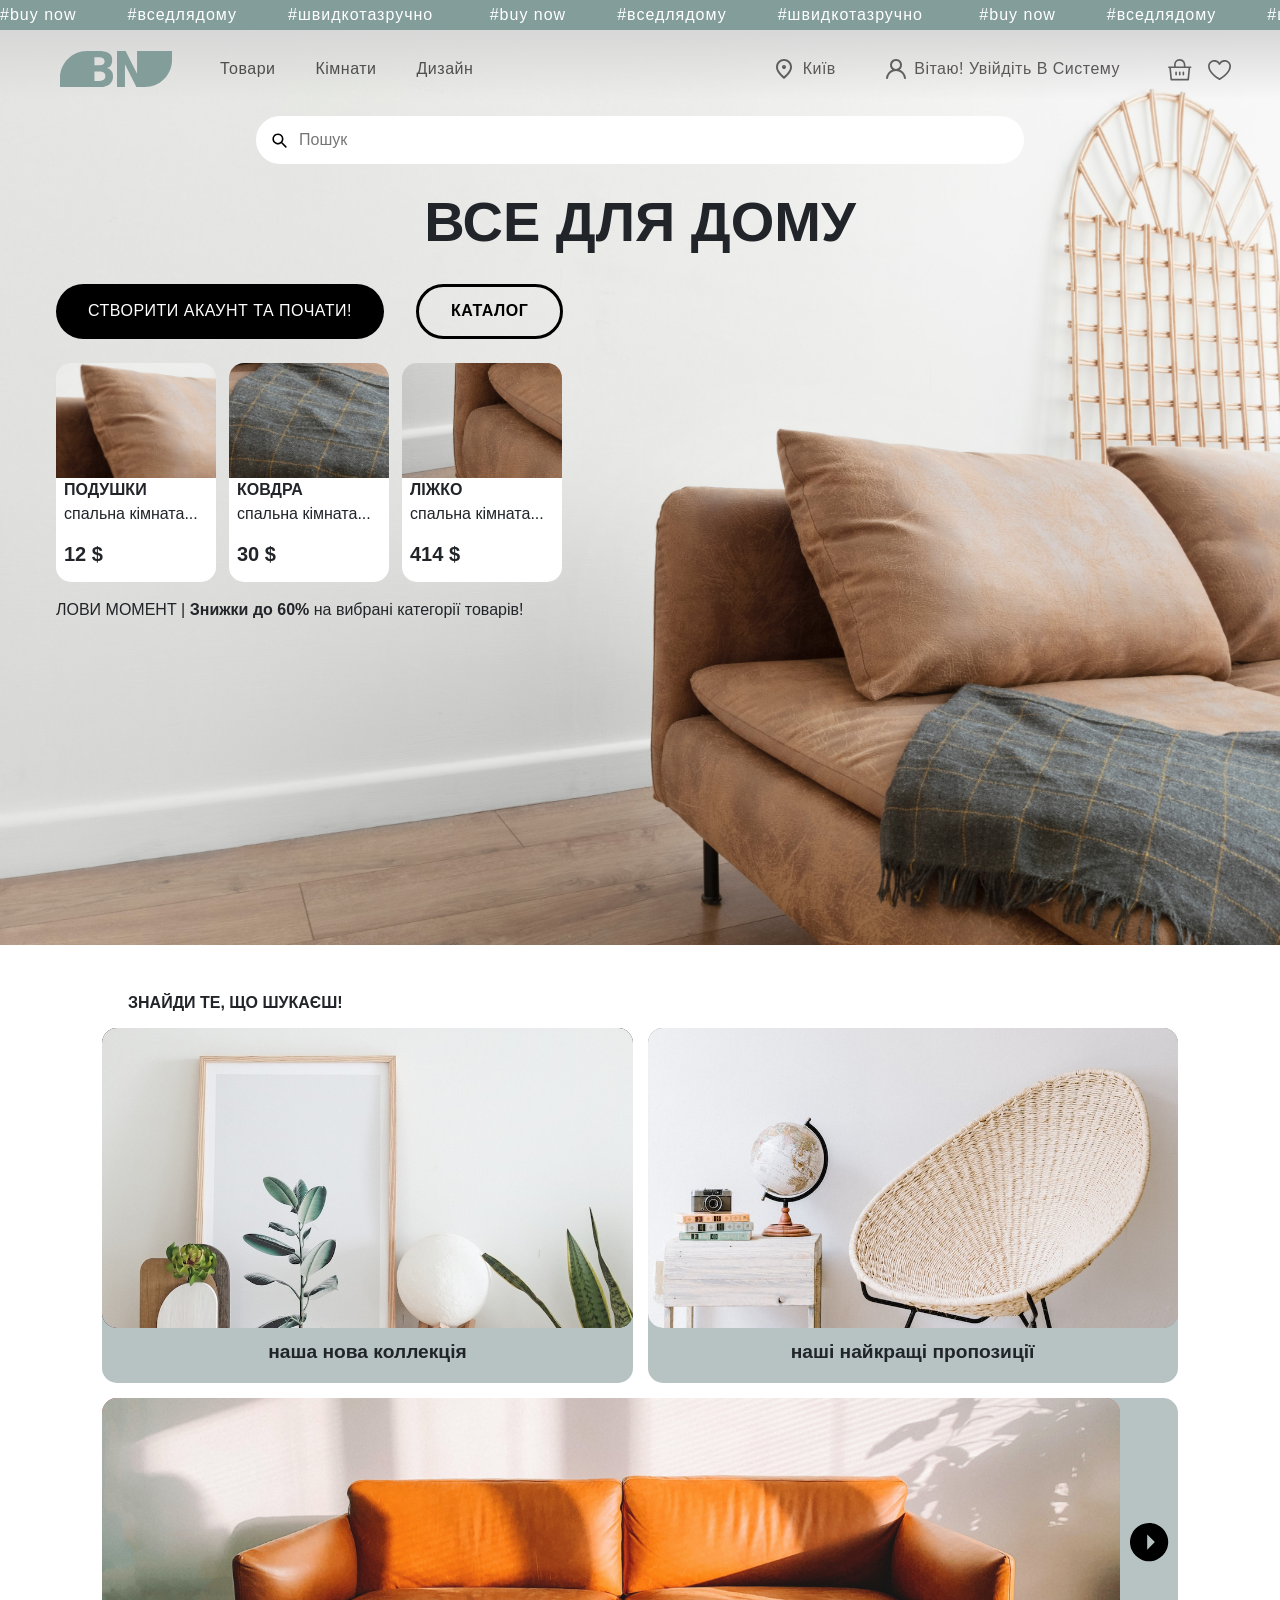
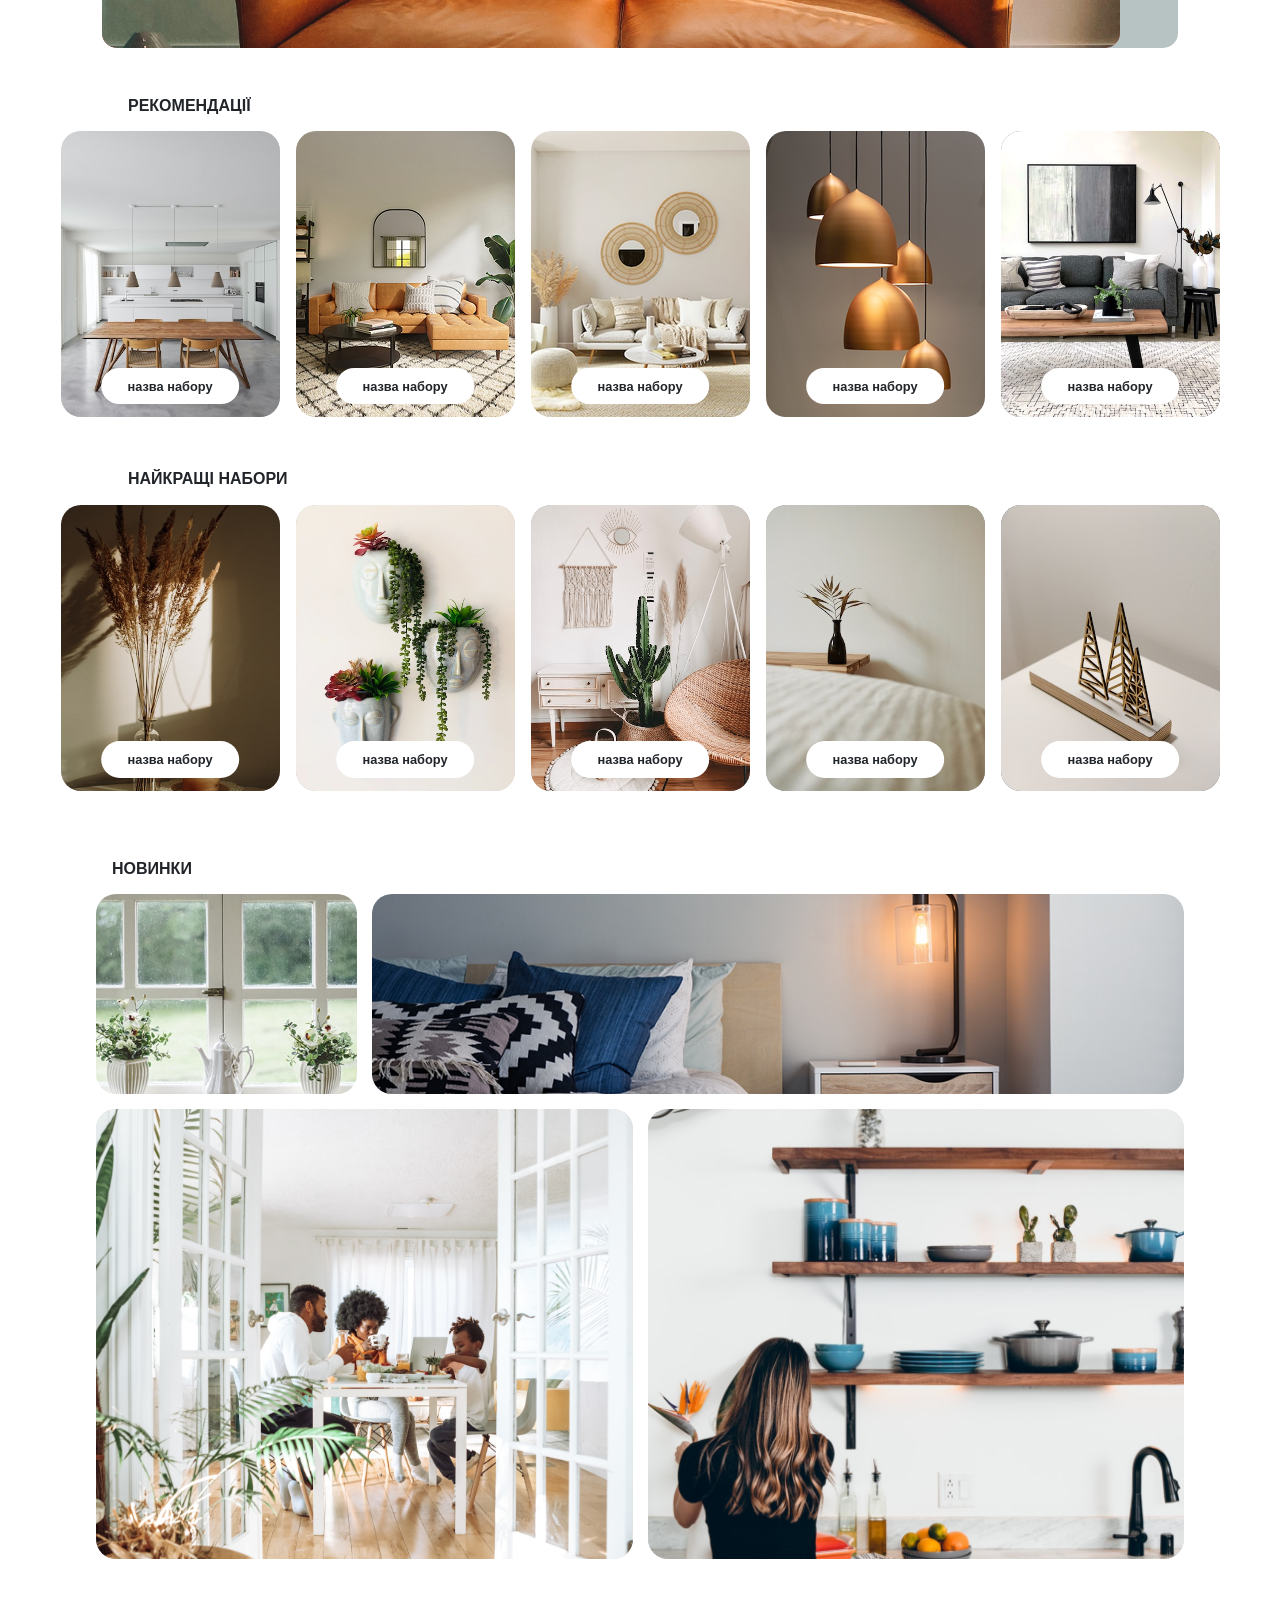
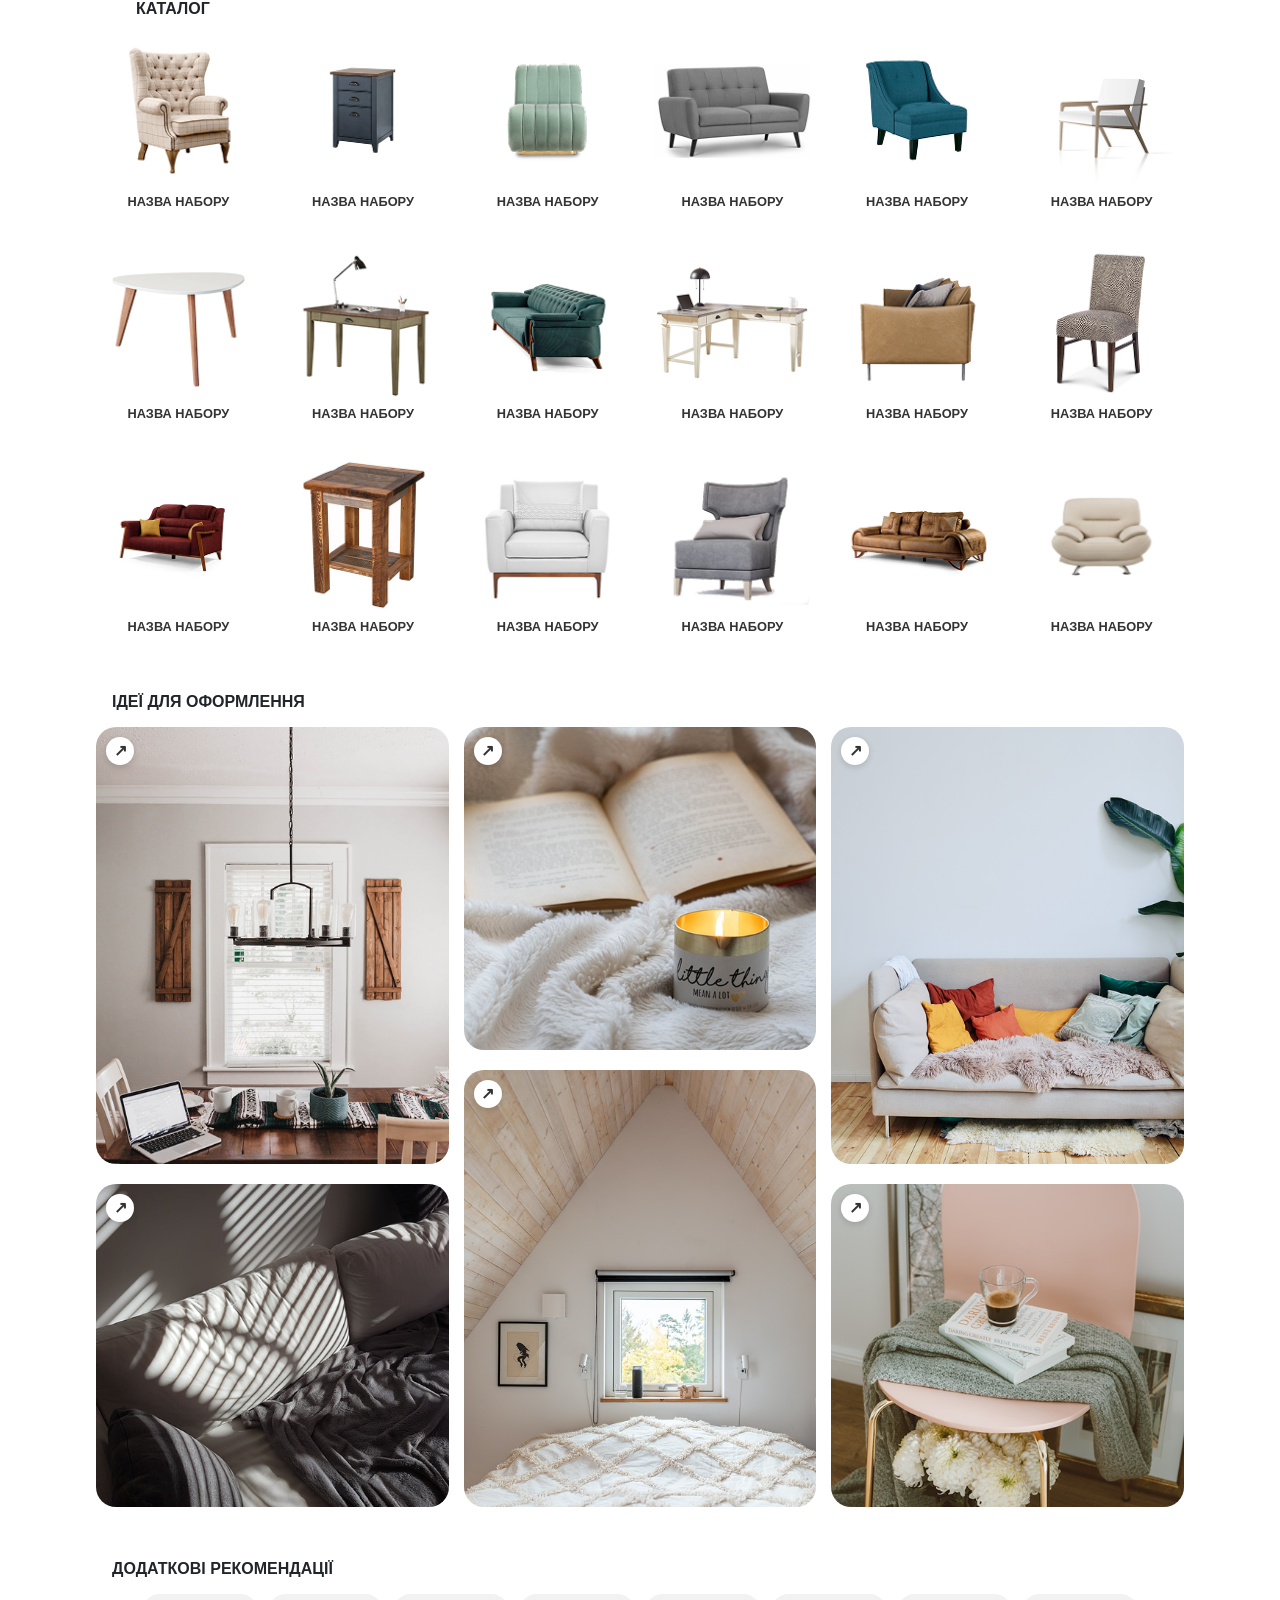
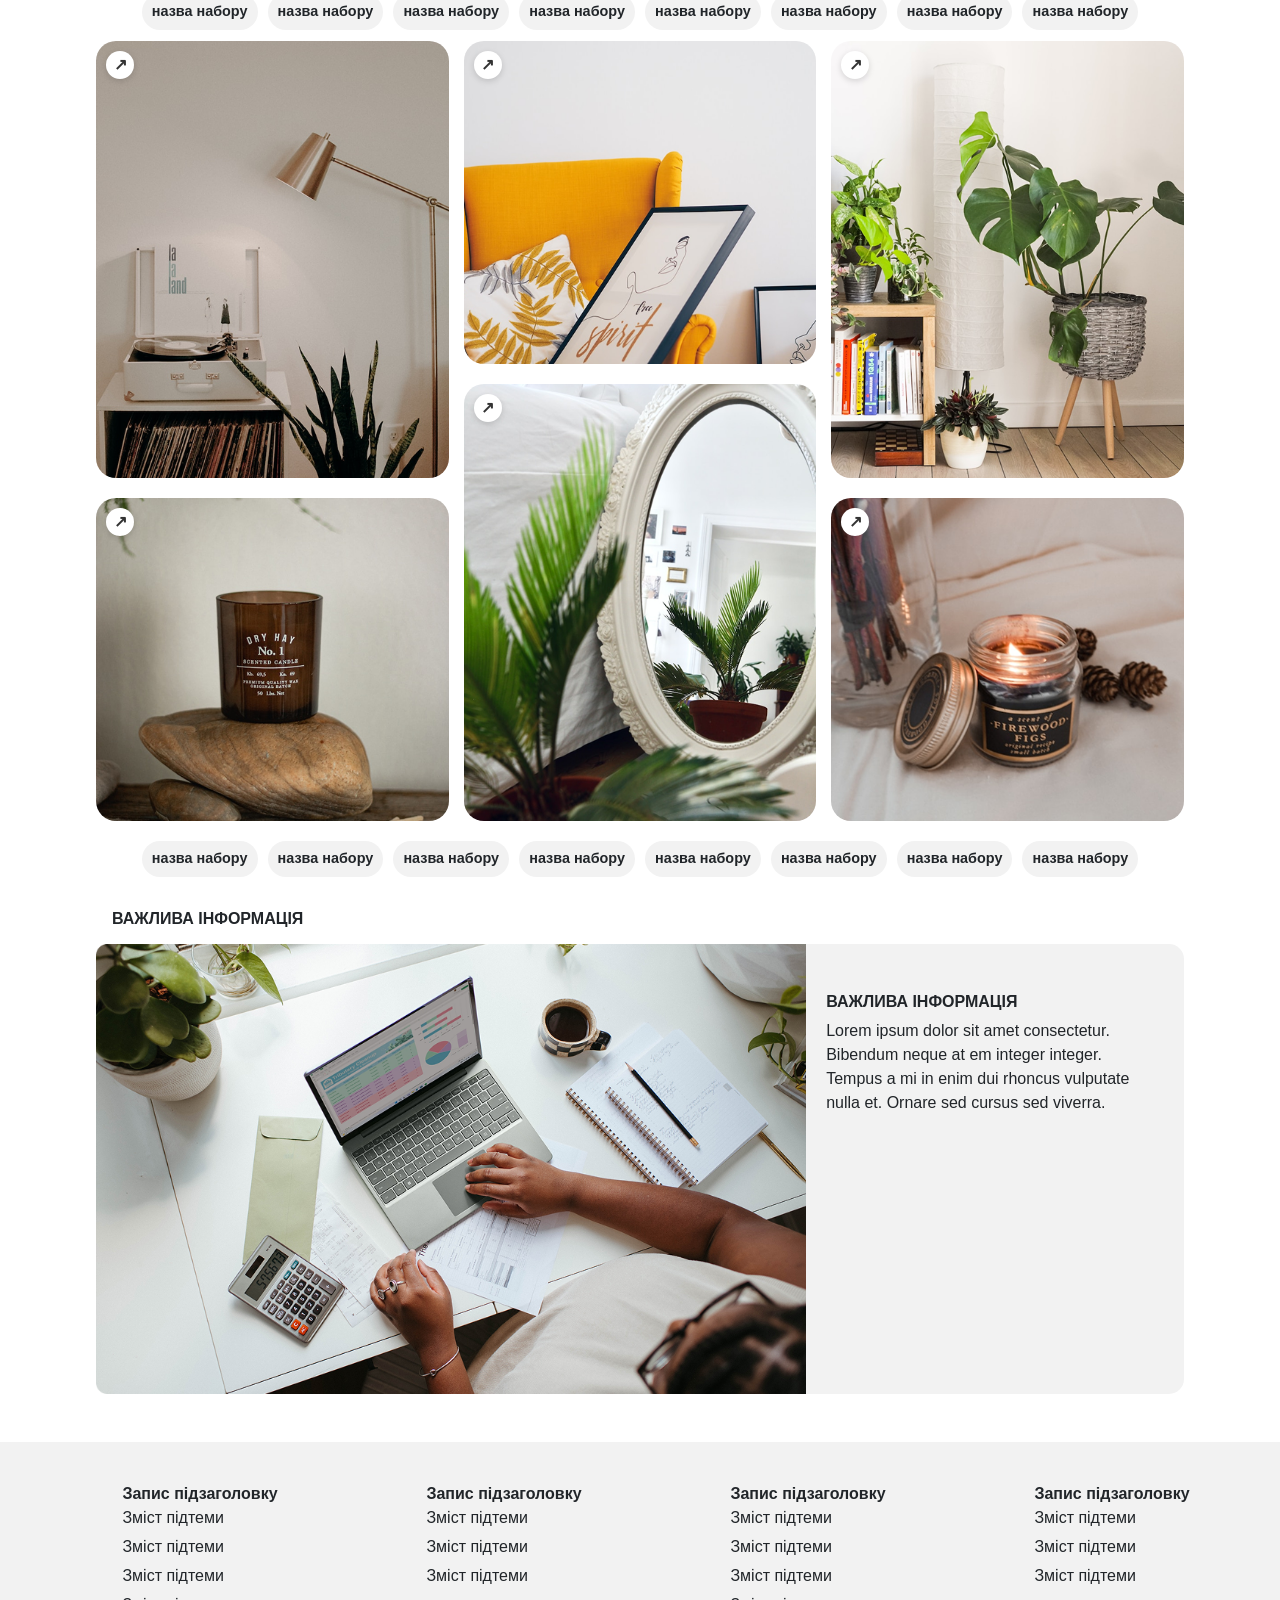
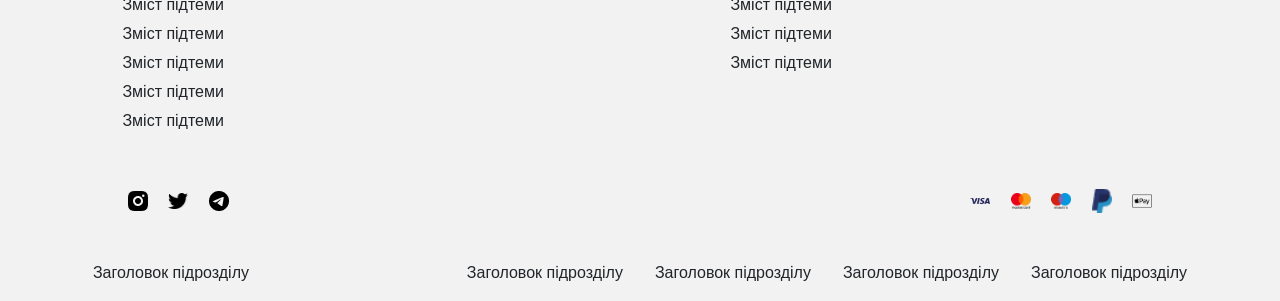
<file: final.html>
<!DOCTYPE html>
<html lang="uk">
<head>
    <meta charset="UTF-8">
    <meta name="viewport" content="width=device-width, initial-scale=1.0">
    <title>Final Project</title>
    <link rel="stylesheet" href="style.css">
    <link href="https://cdn.jsdelivr.net/npm/bootstrap@5.3.8/dist/css/bootstrap.min.css" rel="stylesheet" integrity="sha384-sRIl4kxILFvY47J16cr9ZwB07vP4J8+LH7qKQnuqkuIAvNWLzeN8tE5YBujZqJLB" crossorigin="anonymous">
</head>
<body>
    <div class="content">
        <div class="mainpage">

            <div class="ticker">
                <div class="tickerwrap">
                    <div class="tickermove">#buy now&emsp;&emsp;&emsp;#вседлядому&emsp;&emsp;&emsp;#швидкотазручно&emsp;&emsp;&emsp; 
                        #buy now&emsp;&emsp;&emsp;#вседлядому&emsp;&emsp;&emsp;#швидкотазручно&emsp;&emsp;&emsp; 
                        #buy now&emsp;&emsp;&emsp;#вседлядому&emsp;&emsp;&emsp;#швидкотазручно&emsp;&emsp;&emsp;
                        #buy now&emsp;&emsp;&emsp;#вседлядому&emsp;&emsp;&emsp;#швидкотазручно&emsp;&emsp;&emsp;
                        #buy now&emsp;&emsp;&emsp;#вседлядому&emsp;&emsp;&emsp;#швидкотазручно&emsp;&emsp;&emsp;
                        #buy now&emsp;&emsp;&emsp;#вседлядому&emsp;&emsp;&emsp;#швидкотазручно&emsp;&emsp;&emsp;
                        #buy now&emsp;&emsp;&emsp;#вседлядому&emsp;&emsp;&emsp;#швидкотазручно&emsp;&emsp;&emsp;
                        #buy now&emsp;&emsp;&emsp;#вседлядому&emsp;&emsp;&emsp;#швидкотазручно&emsp;&emsp;&emsp;
                    </div>
                </div>
            </div>

            <header>
                <div class="leftheaderside">
                    <nav class="navbar navbar-expand-lg navbar-light">
                        <div class="container-fluid">
                            <a class="navbar-brand" href="#"><img src="photos/Union.svg" alt="logo"></a>
                            <button class="navbar-toggler" type="button" data-bs-toggle="offcanvas" data-bs-target="#sideMenu">
                                <span class="navbar-toggler-icon"></span>
                            </button>
                            <div class="offcanvas offcanvas-start" tabindex="-1" id="sideMenu">
                                <div class="offcanvas-header">
                                    <h5 class="offcanvas-title"><img src="photos/Union.svg" alt="logo"></h5>
                                    <button type="button" class="btn-close" data-bs-dismiss="offcanvas"></button>
                                </div>
                                <div class="offcanvas-body">
                                    <ul class="navbar-nav">
                                        <li class="nav-item"><a class="nav-link" href="#">Товари</a></li>
                                        <li class="nav-item"><a class="nav-link" href="#">Кімнати</a></li>
                                        <li class="nav-item"><a class="nav-link" href="#">Дизайн</a></li>
                                    </ul>
                                </div>
                            </div>
                        </div>
                    </nav>
                </div>

                <div class="rightheaderside">
                    <a href="" class="geo">
                        <img src="photos/uil_user.svg">
                        <p>Київ</p>
                    </a>
                    
                    <a href="" class="authorization">
                        <img src="photos/uil_user (1).svg">
                        <p>Вітаю! Увійдіть B Cистему</p>
                    </a>
                    <div class="vectors">
                        <a href="" class="cart"><img src="photos/Vector.svg"></a>
                        <a href="" class="saved"><img src="photos/Vector (1).svg"></a>
                    </div>
                </div>
            </header>
            <form class="search">
                <input type="search" id="sitesearch" placeholder="Пошук">
            </form>
            <h3>ВСЕ ДЛЯ ДОМУ</h3>
            <div class="mainpage-content">
                <div class="mainpage-content-row1">
                    <a href="" class="button1">СТВОРИТИ АКАУНТ ТА ПОЧАТИ!</a>
                    <a href="" class="button2">КАТАЛОГ</a>
                </div>
                <div class="mainpage-content-row2">
                    <figure>
                        <img src="photos/Rectangle 26.svg" alt="подушки">
                        <figcaption>
                            <h7><b>ПОДУШКИ</b></h7>
                            <P>спальна кімната...</P>
                            <h5><b><b>12 &dollar;</b></b></h5>
                        </figcaption>
                    </figure>
                    <figure>
                        <img src="photos/Rectangle 26 (1).svg" alt="ковдра">
                        <figcaption>
                            <h7><b>КОВДРА</b></h7>
                            <P>спальна кімната...</P>
                            <h5><b><b>30 &dollar;</b></b></h5>
                        </figcaption>
                    </figure>
                    <figure>
                        <img src="photos/Rectangle 26 (2).svg" alt="ліжко">
                        <figcaption>
                            <h7><b>ЛІЖКО</b></h7>
                            <P>спальна кімната...</P>
                            <h5><b><b>414 &dollar;</b></b></h5>
                        </figcaption>
                    </figure>
                </div>
                <div class="mainpage-content-row3">
                    <p>ЛОВИ МОМЕНТ | <b>Знижки до <b><b>60%</b></b></b> на вибрані категорії товарів!</p>
                </div>
            </div>
            
        </div>
        <div class="goods">
            <h6>ЗНАЙДИ ТЕ, ЩО ШУКАЄШ!</h6>
            <div class="look-for">
                <div class="two-small-items">
                    <img src="photos/Rectangle 19.svg">
                    <p>наша нова коллекція</p>
                </div>
                <div class="two-small-items">
                    <img src="photos/Rectangle 21.svg">
                    <p>наші найкращі пропозиції</p>
                </div>
                <div class="large-item">
                    <img src="photos/Rectangle 25.svg">
                    <img src="photos/Vector (2).svg" class="arrow">
                </div>
            </div>
        </div>
        <div class="sliders">
            <h6>РЕКОМЕНДАЦІЇ</h6>
            <div id="recommendCarousel" class="carousel slide" data-bs-ride="carousel">
                <div class="carousel-inner">
                    <div class="carousel-item active">
                        <div class="d-flex gap-3 justify-content-center">
                    <div class="card rec-card">
                    <img src="photos/Rectangle 28.svg" class="card-img-top" alt="">
                    <div class="card-body text-center">
                        <span class="overlay-text">назва набору</span>
                    </div>
                </div>

                <div class="card rec-card">
                    <img src="photos/Rectangle 28 (2).png" class="card-img-top" alt="">
                    <div class="card-body text-center">
                        <span class="overlay-text">назва набору</span>
                    </div>
                </div>

                <div class="card rec-card">
                    <img src="photos/Rectangle 28 (1).png" class="card-img-top" alt="">
                    <div class="card-body text-center">
                        <span class="overlay-text">назва набору</span>
                    </div>
                </div>

                <div class="card rec-card">
                    <img src="photos/Rectangle 28.png" class="card-img-top" alt="">
                    <div class="card-body text-center">
                        <span class="overlay-text">назва набору</span>
                    </div>
                </div>

                <div class="card rec-card">
                    <img src="photos/Rectangle 28_1.svg" class="card-img-top" alt="">
                    <div class="card-body text-center">
                        <span class="overlay-text">назва набору</span>
                    </div>
                </div>

            </div>
        </div>

        <div class="carousel-item">
            <div class="d-flex gap-3 justify-content-center">

                <div class="card rec-card">
                    <img src="photos/Rectangle 28_2.svg" class="card-img-top" alt="">
                    <div class="card-body text-center">
                        <span class="overlay-text">назва набору</span>
                    </div>
                </div>

                <div class="card rec-card">
                    <img src="photos/Rectangle 28.svg" class="card-img-top" alt="">
                    <div class="card-body text-center">
                        <span class="overlay-text">назва набору</span>
                    </div>
                </div>

                <div class="card rec-card">
                    <img src="photos/Rectangle 28_1.svg" class="card-img-top" alt="">
                    <div class="card-body text-center">
                        <span class="overlay-text">назва набору</span>
                    </div>
                </div>

                <div class="card rec-card">
                    <img src="photos/Rectangle 28 (2).png" class="card-img-top" alt="">
                    <div class="card-body text-center">
                        <span class="overlay-text">назва набору</span>
                    </div>
                </div>

                <div class="card rec-card">
                    <img src="photos/Rectangle 28 (1).png" class="card-img-top" alt="">
                    <div class="card-body text-center">
                        <span class="overlay-text">назва набору</span>
                    </div>
                </div>

            </div>
        </div>

    </div>

    <button class="carousel-control-prev" type="button" data-bs-target="#recommendCarousel" data-bs-slide="prev"></button>
    <button class="carousel-control-next" type="button" data-bs-target="#recommendCarousel" data-bs-slide="next"></button>
</div>
        </div>
        <div class="best">
            <h6>НАЙКРАЩІ НАБОРИ</h6>
                        <div id="recommendCarousel1" class="carousel slide" data-bs-ride="carousel">
                <div class="carousel-inner">
                    <div class="carousel-item active">
                        <div class="d-flex gap-3 justify-content-center">
                    <div class="card rec-card">
                    <img src="photos/Rectangle 28_44.svg" class="card-img-top" alt="">
                    <div class="card-body text-center">
                        <span class="overlay-text">назва набору</span>
                    </div>
                </div>

                <div class="card rec-card">
                    <img src="photos/Rectangle 28 (1)_4.svg" class="card-img-top" alt="">
                    <div class="card-body text-center">
                        <span class="overlay-text">назва набору</span>
                    </div>
                </div>

                <div class="card rec-card">
                    <img src="photos/Rectangle 28 (2).svg" class="card-img-top" alt="">
                    <div class="card-body text-center">
                        <span class="overlay-text">назва набору</span>
                    </div>
                </div>

                <div class="card rec-card">
                    <img src="photos/Rectangle 28 (3).svg" class="card-img-top" alt="">
                    <div class="card-body text-center">
                        <span class="overlay-text">назва набору</span>
                    </div>
                </div>

                <div class="card rec-card">
                    <img src="photos/Rectangle 28 (4).svg" class="card-img-top" alt="">
                    <div class="card-body text-center">
                        <span class="overlay-text">назва набору</span>
                    </div>
                </div>

            </div>
        </div>

        <div class="carousel-item">
            <div class="d-flex gap-3 justify-content-center">

                <div class="card rec-card">
                    <img src="photos/Rectangle 28_55.svg" class="card-img-top" alt="">
                    <div class="card-body text-center">
                        <span class="overlay-text">назва набору</span>
                    </div>
                </div>

                <div class="card rec-card">
                    <img src="photos/Rectangle 28 (3).svg" class="card-img-top" alt="">
                    <div class="card-body text-center">
                        <span class="overlay-text">назва набору</span>
                    </div>
                </div>

                <div class="card rec-card">
                    <img src="photos/Rectangle 28 (1)_4.svg" class="card-img-top" alt="">
                    <div class="card-body text-center">
                        <span class="overlay-text">назва набору</span>
                    </div>
                </div>

                <div class="card rec-card">
                    <img src="photos/Rectangle 28 (4).svg" class="card-img-top" alt="">
                    <div class="card-body text-center">
                        <span class="overlay-text">назва набору</span>
                    </div>
                </div>

                <div class="card rec-card">
                    <img src="photos/Rectangle 28_44.svg" class="card-img-top" alt="">
                    <div class="card-body text-center">
                        <span class="overlay-text">назва набору</span>
                    </div>
                </div>

            </div>
        </div>

    </div>

    <button class="carousel-control-prev" type="button" data-bs-target="#recommendCarousel1" data-bs-slide="prev"></button>
    <button class="carousel-control-next" type="button" data-bs-target="#recommendCarousel1" data-bs-slide="next"></button>
</div>
        </div>
        <div class="new">
            <h6>НОВИНКИ</h6>
            <div class="gallery">
                <img src="photos/Rectangle 29.png" class="item item1">
                <img src="photos/Rectangle 30.png" class= "item item2">
                <img src="photos/Rectangle 31.svg" class= "item item3">
                <img src="photos/Rectangle 32.svg" class= "item item4">
            </div>
        </div>
        <div class="catalog">
            <h6>КАТАЛОГ</h6>
            <div class="products">
                <div class="product">
                    <img src="photos/catalog_photos/Rectangle 28 (1).png" alt="">
                    <p>НАЗВА НАБОРУ</p>
                </div>

                <div class="product">
                    <img src="photos/catalog_photos/Rectangle 28 (1)_555.png" alt="">
                    <p>НАЗВА НАБОРУ</p>
                </div>

                <div class="product">
                    <img src="photos/catalog_photos/Rectangle 28 (10).png" alt="">
                    <p>НАЗВА НАБОРУ</p>
                </div>
                
                <div class="product">
                    <img src="photos/catalog_photos/Rectangle 28 (12).png" alt="">
                    <p>НАЗВА НАБОРУ</p>
                </div>
                
                <div class="product">
                    <img src="photos/catalog_photos/Rectangle 28 (11).png" alt="">
                    <p>НАЗВА НАБОРУ</p>
                </div>
                
                <div class="product">
                    <img src="photos/catalog_photos/Rectangle 28 (13).png" alt="">
                    <p>НАЗВА НАБОРУ</p>
                </div>
                
                <div class="product">
                    <img src="photos/catalog_photos/Rectangle 28 (14).png" alt="">
                    <p>НАЗВА НАБОРУ</p>
                </div>

                <div class="product">
                    <img src="photos/catalog_photos/Rectangle 28 (2).png" alt="">
                    <p>НАЗВА НАБОРУ</p>
                </div>

                <div class="product">
                    <img src="photos/catalog_photos/Rectangle 28 (2)_555.png" alt="">
                    <p>НАЗВА НАБОРУ</p>
                </div>
                
                <div class="product">
                    <img src="photos/catalog_photos/Rectangle 28 (3).png" alt="">
                    <p>НАЗВА НАБОРУ</p>
                </div>
                
                <div class="product">
                    <img src="photos/catalog_photos/Rectangle 28 (4).png" alt="">
                    <p>НАЗВА НАБОРУ</p>
                </div>
                
                <div class="product">
                    <img src="photos/catalog_photos/Rectangle 28 (5).png" alt="">
                    <p>НАЗВА НАБОРУ</p>
                </div>

                <div class="product">
                    <img src="photos/catalog_photos/Rectangle 28 (6).png" alt="">
                    <p>НАЗВА НАБОРУ</p>
                </div>

                <div class="product">
                    <img src="photos/catalog_photos/Rectangle 28 (7).png" alt="">
                    <p>НАЗВА НАБОРУ</p>
                </div>

                <div class="product">
                    <img src="photos/catalog_photos/Rectangle 28 (8).png" alt="">
                    <p>НАЗВА НАБОРУ</p>
                </div>
                
                <div class="product">
                    <img src="photos/catalog_photos/Rectangle 28 (9).png" alt="">
                    <p>НАЗВА НАБОРУ</p>
                </div>
                
                <div class="product">
                    <img src="photos/catalog_photos/Rectangle 28.png" alt="">
                    <p>НАЗВА НАБОРУ</p>
                </div>
                
                <div class="product">
                    <img src="photos/catalog_photos/Rectangle 28.svg" alt="">
                    <p>НАЗВА НАБОРУ</p>
                </div>

            </div>

        </div>
        <div class="ideas">
            <h6>ІДЕЇ ДЛЯ ОФОРМЛЕННЯ</h6>
            <div class="masonry">
                <div class="card">
                    <span class="ideas-arrow">↗</span>
                    <img src="photos/Rectangle 37.png">
                </div>
                <div class="card">
                    <span class="ideas-arrow">↗</span>
                    <img src="photos/Rectangle 42.png">
                </div>
                <div class="card">
                    <span class="ideas-arrow">↗</span>
                    <img src="photos/Rectangle 39.png">
                </div>
                <div class="card">
                    <span class="ideas-arrow">↗</span>
                    <img src="photos/Rectangle 44.png">
                </div>
                <div class="card">
                    <span class="ideas-arrow">↗</span>
                    <img src="photos/Rectangle 38.png">
                </div>
                <div class="card">
                    <span class="ideas-arrow">↗</span>
                    <img src="photos/Rectangle 43.png">
                </div>
            </div>
        </div>
        <div class="ideas">
            <h6>ДОДАТКОВІ РЕКОМЕНДАЦІЇ</h6>
            <nav class="recs-nav">
                <li>назва набору</li>
                <li>назва набору</li>
                <li>назва набору</li>
                <li>назва набору</li>
                <li>назва набору</li>
                <li>назва набору</li>
                <li>назва набору</li>
                <li>назва набору</li>
            </nav>
            <div class="masonry">
                <div class="card">
                    <span class="ideas-arrow">↗</span>
                    <img src="photos/Rectangle 45.png">
                </div>
                <div class="card">
                    <span class="ideas-arrow">↗</span>
                    <img src="photos/Rectangle 49.png">
                </div>
                <div class="card">
                    <span class="ideas-arrow">↗</span>
                    <img src="photos/Rectangle 48.png">
                </div>
                <div class="card">
                    <span class="ideas-arrow">↗</span>
                    <img src="photos/Rectangle 47.png">
                </div>
                <div class="card">
                    <span class="ideas-arrow">↗</span>
                    <img src="photos/Rectangle 46.png">
                </div>
                <div class="card">
                    <span class="ideas-arrow">↗</span>
                    <img src="photos/Rectangle 50.png">
                </div>
            </div>
            <nav class="recs-nav">
                <li>назва набору</li>
                <li>назва набору</li>
                <li>назва набору</li>
                <li>назва набору</li>
                <li>назва набору</li>
                <li>назва набору</li>
                <li>назва набору</li>
                <li>назва набору</li>
            </nav>
    </div>
    <div class="important-info">
        <h6 class="imp-title">ВАЖЛИВА ІНФОРМАЦІЯ</h6>
        <div class="important-info-pic">
            <img src="photos/Rectangle 51.png">
            <div class="important-info-text">
                <h6>ВАЖЛИВА ІНФОРМАЦІЯ</h6>
                <p>Lorem ipsum dolor sit amet consectetur. Bibendum neque at em integer integer. Tempus a mi in enim dui rhoncus vulputate nulla et. Ornare sed cursus sed viverra.</p>
            </div>
        </div>
    </div>
    <footer>
        <div class="footer-info">
            <ul><b>Запис підзаголовку</b>
                <li>Зміст підтеми</li>
                <li>Зміст підтеми</li>
                <li>Зміст підтеми</li>
                <li>Зміст підтеми</li>
                <li>Зміст підтеми</li>
                <li>Зміст підтеми</li>
                <li>Зміст підтеми</li>
                <li>Зміст підтеми</li>
            </ul>
            <ul><b>Запис підзаголовку</b>
                <li>Зміст підтеми</li>
                <li>Зміст підтеми</li>
                <li>Зміст підтеми</li>
            </ul>
            <ul><b>Запис підзаголовку</b>
                <li>Зміст підтеми</li>
                <li>Зміст підтеми</li>
                <li>Зміст підтеми</li>
                <li>Зміст підтеми</li>
                <li>Зміст підтеми</li>
                <li>Зміст підтеми</li>
            </ul>
            <ul><b>Запис підзаголовку</b>
                <li>Зміст підтеми</li>
                <li>Зміст підтеми</li>
                <li>Зміст підтеми</li>
            </ul>
        </div>
        <div class="footer-icons">
            <div class="icons-1">
                <img src="photos/Vector.png">
                <img src="photos/Vector (1).png">
                <img src="photos/Vector (2).png">
            </div>
            <div class="icons-2">
                <img src="photos/logos_visa.png">
                <img src="photos/logos_mastercard.png">
                <img src="photos/logos_maestro.png">
                <img src="photos/logos_paypal.png">
                <img src="photos/simple-icons_applepay.png">
            </div>
        </div>
        <div class="footer-lower">
            <div class="group-1">
                <p>Заголовок підрозділу</p>
            </div>
            <div class="group-2">
                <p>Заголовок підрозділу</p>
                <p>Заголовок підрозділу</p>
                <p>Заголовок підрозділу</p>
                <p>Заголовок підрозділу</p>
            </div>
        </div>
    </footer>
    <script src="https://cdn.jsdelivr.net/npm/bootstrap@5.3.8/dist/js/bootstrap.bundle.min.js" integrity="sha384-FKyoEForCGlyvwx9Hj09JcYn3nv7wiPVlz7YYwJrWVcXK/BmnVDxM+D2scQbITxI" crossorigin="anonymous"></script>
</body>
</html>
</file>
<file: style.css>
*{
    margin: 0;
    padding: 0;
    font-family: 'Montserrat', sans-serif;
}
@font-face {
  font-family: 'Montserrat';
  src: url(fonts/Montserrat-Italic-VariableFont_wght.ttf) format(ttf),
  url(fonts/Montserrat-VariableFont_wght.ttf) format(ttf);
  font-weight: 500;
  font-style: normal;
}

.mainpage{
    width: 100%;
    height: 105vh;
    background-image: url(photos/backgroundimage.jpg);
    background-size: cover;
    background-repeat: no-repeat;
    background-position: center;
    display: flex;
    flex-direction: column;
}
.mainpage .ticker{
    background-color:#839D9A;
    font-weight: 200;
    color: #FFFFFF;
    letter-spacing: 1px;
    position: sticky;
    overflow: hidden;
    white-space: nowrap;
    padding-top: 0.2em;
    padding-bottom: 0.2em;
}
.mainpage .ticker .tickerwrap .tickermove{
    display: inline-block;
    animation: move 20s linear infinite;
}
@keyframes move {
   from {
    transform: translateX(0);
  }
  to {
    transform: translateX(-60%);
  }
}
.mainpage .search{
    display: flex;
    justify-content: center;
}
.mainpage .search input{
    margin-top: 1em;
    width: 60%;
    height: 3em;
    border-radius: 40px;
    border: solid white;
}
a{
    letter-spacing: 0.5px;
    text-decoration: none;
    color: rgb(91, 88, 88);
}
header{
    display: grid;
    gap: 3em;
    grid-template-columns: 2fr 2fr;
    color: rgb(91, 88, 88);
    background: linear-gradient(to bottom, #D7D7D7, #FFFFFF00);
    padding-top: 0.5em;
}
.leftheaderside, .rightheaderside{
    width: 100%;
    display: flex;
    align-items: center;
    gap: 3em;
    flex: 1;
}
.leftheaderside{
    margin-left: 3em;
}
.navbar .container-fluid {
    gap: 1.5em;
}

.navbar-toggler {
    border: none !important; 
    outline: none !important; 
    box-shadow: none !important;
}
.navbar-nav .nav-link {
    margin-right: 1.5em; 
}
header .leftheaderside .menu img{
    width: 1.5em;
    height: auto;
}
.burger {
    flex-direction: column;
    cursor: pointer;
    gap: 5px;
}

.menu-toggle{
    display: none;
}
header .leftheaderside a:hover, header .rightheaderside a:hover{
    color: black;
}
header .leftheaderside a:hover{
    text-decoration: underline;
}
header .leftheaderside .menu:hover{
    text-decoration: none;
}

.rightheaderside{
    margin-right: 3em;
    justify-content: end;
}
header .rightheaderside .geo, header .rightheaderside .authorization{
    display: flex;
    align-items: center; 
    gap: 0.4em;
    text-decoration: none;
    color: rgb(91, 88, 88);
}
header .rightheaderside .geo p, header .rightheaderside .authorization p{
    margin: 0;
    padding: 0;
}
header .rightheaderside a img{
    width: 1.5em;
    height: auto;
}
header .rightheaderside .vectors{
    display: flex;
    margin-right: 3em;
    gap: 1em;
    align-items: center;
}
.search{
    margin-bottom: 1.5em;
}
.search input {
    padding-left: 2.5em; 
    background-image: url('photos/mingcute_search-2-line.svg');
    background-repeat: no-repeat;
    background-position: 0.7em center; 
    background-size: 1.2em; 
}
.mainpage h3{
    text-align: center;
    font-weight: 600;
    font-size: 3.5em;
    margin-bottom: 0.5em;
}
.mainpage .mainpage-content{
    display: flex;
    flex-wrap: wrap;
    flex-direction: column;
    margin-left: 3.5em;
    margin-right: 3em;
}
.mainpage .mainpage-content .mainpage-content-row1{
    display: flex;
    gap: 2em;
    margin-bottom: 1.5em;
}
.button1, .button2 {
    display: inline-flex;
    align-items: center;
    justify-content: center;
    text-align: center;
}
.mainpage .mainpage-content .mainpage-content-row1 .button1{
    width: auto;
    height: auto;
    padding: clamp(0.6em, 1vw, 1em) clamp(1em, 3vw, 2em);
    text-decoration: none;
    color: white;
    background-color: black;
    border-radius: 5em;
}
.mainpage .mainpage-content .mainpage-content-row1 .button1:hover{
    background-color: rgb(63, 62, 62);
}
.mainpage .mainpage-content .mainpage-content-row1 .button2{
    width: auto;
    height: auto;
    padding: clamp(0.6em, 1vw, 1em) clamp(1em, 3vw, 2em);
    text-decoration: none;
    font-weight: bold;
    color: black;
    border: 3px solid black;
    border-radius: 5em;
}
.mainpage .mainpage-content .mainpage-content-row1 .button2:hover{
    border-color: rgb(63, 62, 62);
}
.mainpage .mainpage-content .mainpage-content-row2{
    display: flex;
    flex-wrap: wrap;
    gap: 13px;
}
.mainpage .mainpage-content .mainpage-content-row2 figcaption{
    background-color: #FFFFFF;
    padding-left: 0.5em;
    padding-bottom: 0.5em;
    width: auto;
    border-bottom-left-radius: 15px;
    border-bottom-right-radius: 15px;
}
.goods h6{
    margin-left: 8em;
    margin-top: 3em;
    margin-bottom: 1em;
    font-weight: bold;
}
.goods .look-for{
    display: grid;
    grid-template-columns: 1fr 1fr;
    width: 84%;
    gap: 15px;
    margin: 0 auto;
}
.goods .look-for .two-small-items, .goods .look-for .large-item{
    border-radius: 15px;
    background-color: #B6C3C2;
    text-align: center;
    font-weight: bold;
    font-size: larger;
}
.goods .look-for .two-small-items img{
    object-fit: cover;
    width: 100%;
    height: 300px;
    border-radius: 15px;
}
.goods .look-for .two-small-items p{
    margin-top: 10px;
    margin-left: 0.5em;
    margin-right: 0.5em;
}
.large-item {
    grid-column: 1 / 3;
    position: relative;
    display: flex;
    padding-right: 3em;
}
.large-item img{
    object-fit: cover;
    width: 100%;
    border-radius: 15px;
}
.large-item .arrow{
    width: 40px;
    height: auto;
    position: absolute;
    top: 50%;
    right: 0;
    margin-right: 0.4em;
}
.sliders h6{
    margin-left: 8em;
    margin-top: 3em;
    margin-bottom: 1em;
    font-weight: bold;
}
.rec-card {
    position: relative;
    overflow: hidden;
    border: none !important;
    box-shadow: none !important;
}
.rec-card img {
    width: 100%;
    height: 100%;
    object-fit: cover;
    border-radius: 15px;
}
.rec-card .overlay-text {
    position: absolute;
    bottom: 45px; 
    left: 50%;
    transform: translateX(-50%);
    background: white;
    padding: 4% 12%;
    border-radius: 30px;
    font-size: 80%;
    font-weight: 600;
    white-space: nowrap;
    cursor: pointer;
}
.new{
    width: 85%;
    margin: 0 auto;
    margin-top: 1em;
    margin-bottom: 2.5em;
}
.best h6{
    margin-left: 8em;
    margin-bottom: 1em;
    font-weight: bold;
}
.new h6{
    margin-bottom: 1em;
    font-weight: bold;
    margin-left: 1em;
}
.gallery {
    display: grid;
    grid-template-columns: repeat(4, 1fr);
    grid-template-rows: auto auto;
    gap: 15px;
    width: 100%;
}
.item {
    width: 100%;
    height: 100%;
    object-fit: cover;
    border-radius: 20px;
}
.item1 {
    grid-column: 1 / 2; 
    height: 200px;
}
.item2 {
    grid-column: 2 / 5; 
    height: 200px;
}
.item3 {
    grid-column: 1 / 3;
    height: 450px;
}
.item4 {
    grid-column: 3 / 5;
    height: 450px;
}
.catalog{
    width: 85%;
    margin: 0 auto;
    margin-bottom: 2.5em;
    margin-top: 1em;
}
.catalog h6{
    margin-bottom: 1em;
    font-weight: bold;
    margin-left: 2.5em;
}
.products {
    display: grid;
    grid-template-columns: repeat(6, 1fr);
    gap: 20px;
}

.product {
    text-align: center;
    cursor: pointer;
}
.product img {
    width: 95%;
    height: auto;
    object-fit: contain; 
    margin-bottom: 5px;
}
.product p {
    font-size: 80%;
    font-weight: 600;
    color: #333;
    text-transform: uppercase;
}
.ideas{
    margin: 0 auto;
    width: 85%;
    margin-bottom: 2em;
}
.ideas h6{
    margin-bottom: 1em;
    font-weight: bold;
    margin-left: 1em;
}
.masonry {
    column-count: 3;
    column-gap: 15px;
}
.card {
    position: relative;
    margin-bottom: 20px;
    break-inside: avoid;
    border-radius: 20px;
    overflow: hidden;
    border: none !important; 
}
.card img {
    width: 100%;
    display: block;
    border-radius: 20px;
}
.card .ideas-arrow {
    position: absolute;
    top: 10px;
    left: 10px;
    background: white;
    width: 28px;
    height: 28px;
    border-radius: 50%;
    display: flex;
    align-items: center;
    justify-content: center;
    font-size: 16px;
    font-weight: bold;
    color: #333;
    box-shadow: 0 2px 6px rgba(0,0,0,0.15);
    z-index: 10;
    cursor: pointer;
}
.recs-nav{
    display: flex;
    justify-content: center;
    gap: 10px;
    margin-bottom: 0.7em;
    flex-wrap: wrap;
}
.recs-nav li{
    background-color: #F2F2F2;
    list-style: none;
    padding: 0.5em 0.7em 0.5em 0.7em;
    border-radius: 20px;
    font-weight: bold;
    text-align: center;
    font-size: 90%;
}
.important-info{
    width: 85%;
    margin: 0 auto;
    margin-bottom: 3em;
    margin-top: 2em;
}
.important-info h6{
    font-weight: bold;
}
.important-info .imp-title{
    margin-bottom: 1em;
    font-weight: bold;
    margin-left: 1em;
}
.important-info-pic{
    display: flex;
    gap: 20px;
    background-color: #F2F2F2;
    border-radius: 15px;
}
.important-info-pic img{
    flex: 1 1 0; 
    height: 450px;
    object-fit: cover;
}
.important-info-text{
    display: flex;
    flex-direction: column;
    margin-top: 3em;
    margin-right: 1.5em;
}
footer{
    background-color: #F2F2F2;
    display: flex;
    flex-direction: column;
}
footer .footer-info{
    display: flex;
    justify-content: space-around;
    margin-top: 2.5em;
    margin-left: 2em;
    margin-right: 2em;
}
footer .footer-info ul{
    margin-bottom: 10px;
}
footer .footer-info li{
    list-style-type: none;
    margin-bottom: 5px;
}
footer .footer-icons{
    display: flex;
    margin-top: 2.5em;
    justify-content: space-between;
    padding-left: 8em;
    padding-right: 7em;
    gap: 2em;
    margin-bottom: 3em;
}
footer .footer-icons img{
    width: 20px;
    height: auto;
    margin-right: 1em;
}
footer .footer-lower{
    display: flex;
    justify-content: space-around;
    gap: 5em;
    padding-left: 1.5em;
    padding-right: 1.5em;
}
footer .footer-lower .group-2{
    display: flex;
    gap: 2em;
}
@media screen and (max-width: 991px){
    header .leftheaderside .items, header .leftheaderside .rooms, header .leftheaderside .design, header .leftheaderside .menu p{
        display: none;
    }
    header .rightheaderside .geo p, header .rightheaderside .authorization p{
        display: none;
    }
    .navbar .container-fluid {
    gap: 0.5em;
    }
    .offcanvas-body .navbar-nav{
        margin-left: 0.5em;
        font-weight: bold;
        font-size: larger;
    }
    header{
        display: flex;
        justify-content: center;
        gap: 1.5vw;
    }
    header .rightheaderside, header .rightheaderside .vectors{
        gap: 5vw;
        margin-right: 0;
    }
    header .leftheaderside{
        flex-direction: row-reverse;
        justify-content: flex-start;
        margin-left: 1vw;
    }
    header .rightheaderside{
        justify-content: flex-start;
        margin-right: 1vw;
    }
    .mainpage .search input{
    width: 80%;
    height: 4em;
    }
    .mainpage h3{
    text-align: center;
    font-weight: 600;
    font-size: 2.5em;
    margin-bottom: 1.5em;
    }
    .mainpage .mainpage-content .mainpage-content-row1{
        flex-direction: column;
        gap: 1em;
        margin-left: 1em;
        margin-right: 1em;
    }
    .mainpage .mainpage-content .mainpage-content-row2 img{
    width: 22vw;
    height: auto;
    }
    .mainpage .mainpage-content .mainpage-content-row2 figcaption{
    width: 22vw;
    height: 8em;
    }
    .mainpage .mainpage-content .mainpage-content-row2, .mainpage .mainpage-content .mainpage-content-row1{
        justify-content: center;
    }
    .mainpage .mainpage-content .mainpage-content-row3{
        text-align: center;
    }
    .goods .look-for .two-small-items{
    font-size: medium;
    }
    .goods .look-for .two-small-items img{
    height: 200px;
    }
    .goods h6, .sliders h6, .best h6, .new h6, .catalog h6, .ideas h6, .important-info .imp-title{
        text-align: center;
        margin-left: 0;
    }
    .large-item .arrow{
        width: 25px;
        height: auto;
        margin-right: 0.7em;
    }
    .rec-card .overlay-text {
    font-size: 70%;
    white-space: normal;
    }
    .products {
        grid-template-columns: repeat(3, 1fr);
        place-items: center;     
    }
    .important-info-pic{
    flex-direction: column;
   }
   .important-info-pic img{
    border-radius: 15px;
   }
   .important-info-text{
    align-items: center;
    text-align: center;
    padding-bottom: 1em;
    margin: 0 auto;
    margin-left: 0.5em;
    margin-right: 0.5em;
   }
}
@media screen and (max-width: 700px){
        footer .footer-info{
        display: none;
    }
    footer .footer-lower{
        display: none;
    }
    footer .footer-icons{
        flex-direction: column;
        justify-content: flex-start;
        padding-left: 3em;
        padding-right: 2em;
    }
}
@media screen and (max-width: 581px){
    .recs-nav li{
        display: none;
    }
}
@media screen and (max-width: 442px){
    .navbar .container-fluid {
    gap: 0;
    }
    .products {
        grid-template-columns: repeat(2, 1fr);
    }
    .recs-nav{
    display: none;
}
}
</file>
